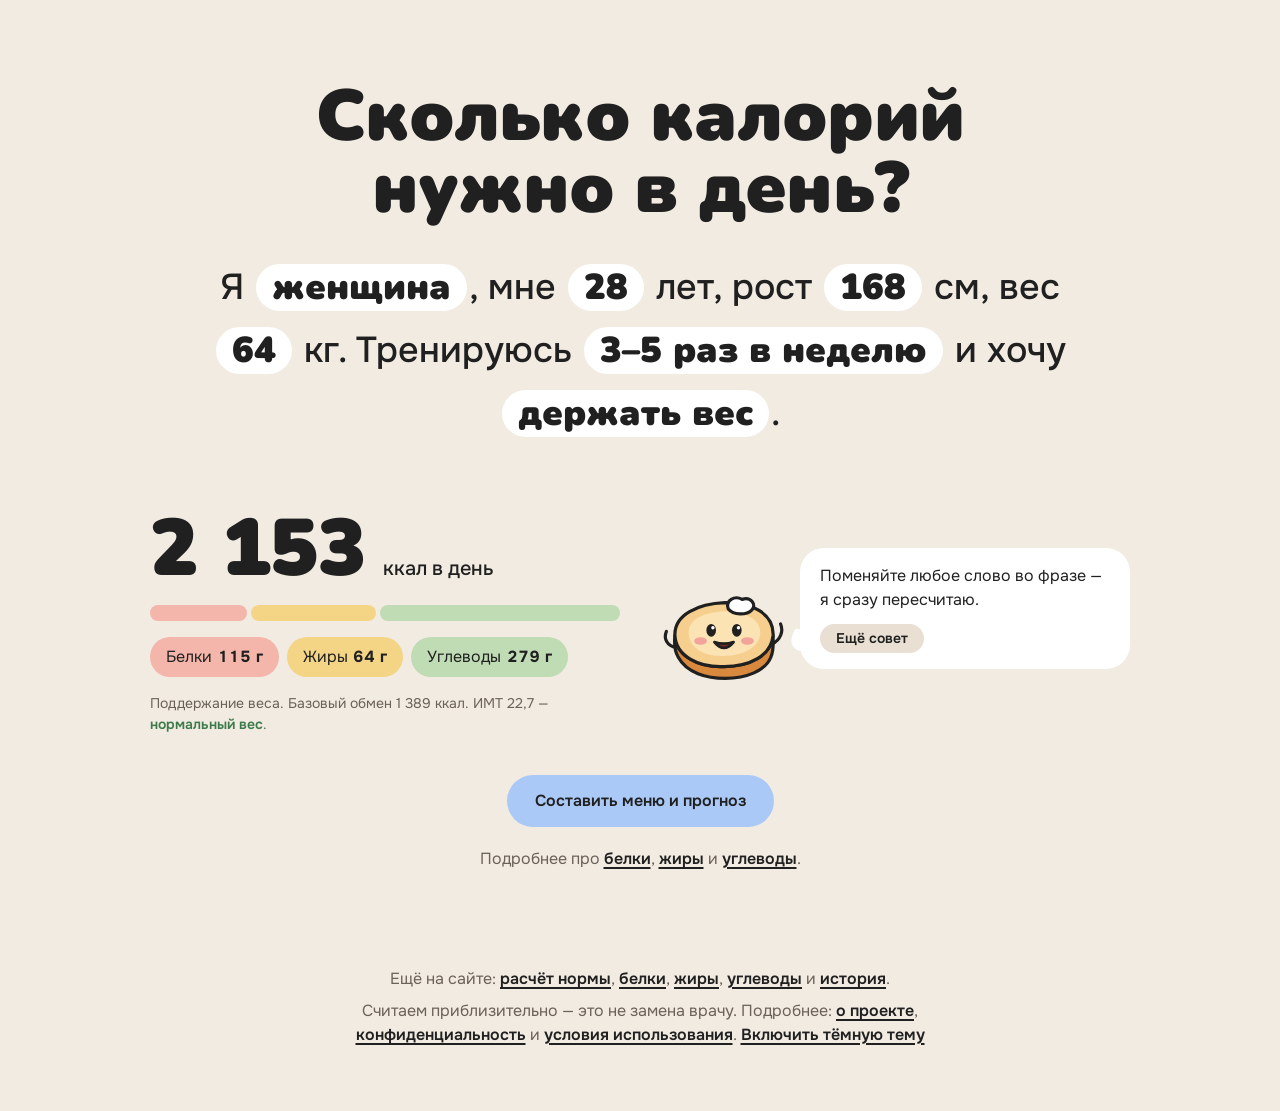
<file: index.html>
<!DOCTYPE html>
<html lang="ru">
<head>
  <meta charset="UTF-8">
  <meta name="viewport" content="width=device-width, initial-scale=1">
  <meta name="description" content="CaloTrack считает дневную норму калорий, белков, жиров и углеводов и составляет примерное меню под вашу цель.">
  <meta name="theme-color" content="#f1ebe2">
  <title>CaloTrack — норма калорий и БЖУ</title>
  <link rel="icon" type="image/png" href="favicon.png">
  <link rel="preload" href="fonts/onest-variable.woff" as="font" type="font/woff" crossorigin>
  <link rel="preload" href="fonts/nunito-black.woff" as="font" type="font/woff" crossorigin>
  <link rel="stylesheet" href="css/tokens.css">
  <link rel="stylesheet" href="css/style.css">
  <script src="js/theme-manager.js"></script>
</head>
<body>
  <main class="page" id="main">
    <h1 class="display home-title">Сколько калорий нужно в&nbsp;день?</h1>

    <form class="sentence-form" id="quick-form" action="calculator.html" method="get">
      <p class="sentence">
        Я
        <select name="gender" aria-label="Пол">
          <option value="female" selected>женщина</option>
          <option value="male">мужчина</option>
        </select>,
        мне <input name="age" type="number" min="14" max="100" step="1" inputmode="numeric" value="28" required aria-label="Возраст, лет"> лет,
        рост <input name="height" type="number" min="120" max="230" step="1" inputmode="numeric" value="168" required aria-label="Рост, см"> см,
        вес <input name="weight" type="number" min="35" max="250" step="0.1" inputmode="decimal" value="64" required aria-label="Вес, кг"> кг.
        Тренируюсь
        <select name="activity" aria-label="Активность">
          <option value="1.2">редко или никогда</option>
          <option value="1.375">1–3 раза в неделю</option>
          <option value="1.55" selected>3–5 раз в неделю</option>
          <option value="1.725">6–7 раз в неделю</option>
          <option value="1.9">дважды в день</option>
        </select>
        и хочу
        <select name="goal" aria-label="Цель">
          <option value="lose">похудеть</option>
          <option value="maintain" selected>держать вес</option>
          <option value="gain">набрать массу</option>
        </select>.
      </p>
    </form>

    <div class="home-result">
      <div id="home-summary" aria-live="polite"></div>
      <div class="mascot" id="home-mascot"></div>
    </div>

    <div class="home-actions">
      <button type="submit" form="quick-form" class="button button-primary">Составить меню и прогноз</button>
      <p class="home-links">
        Подробнее про <a href="proteins.html">белки</a>, <a href="fats.html">жиры</a> и <a href="carbs.html">углеводы</a>.
        <span id="last-calculation" hidden></span>
      </p>
    </div>
  </main>

  <footer class="site-footer">
    <p>Ещё на сайте: <a href="calculator.html">расчёт нормы</a>, <a href="proteins.html">белки</a>, <a href="fats.html">жиры</a>, <a href="carbs.html">углеводы</a> и <a href="history.html">история</a>.</p>
    <p>Считаем приблизительно — это не замена врачу. Подробнее: <a href="about.html">о проекте</a>, <a href="privacy.html">конфиденциальность</a> и <a href="terms.html">условия использования</a>. <button class="theme-toggle" type="button" hidden></button></p>
  </footer>

  <script src="js/common.js"></script>
  <script src="js/nutrition.js"></script>
  <script src="js/mascot.js"></script>
  <script src="js/home.js"></script>
</body>
</html>
</file>
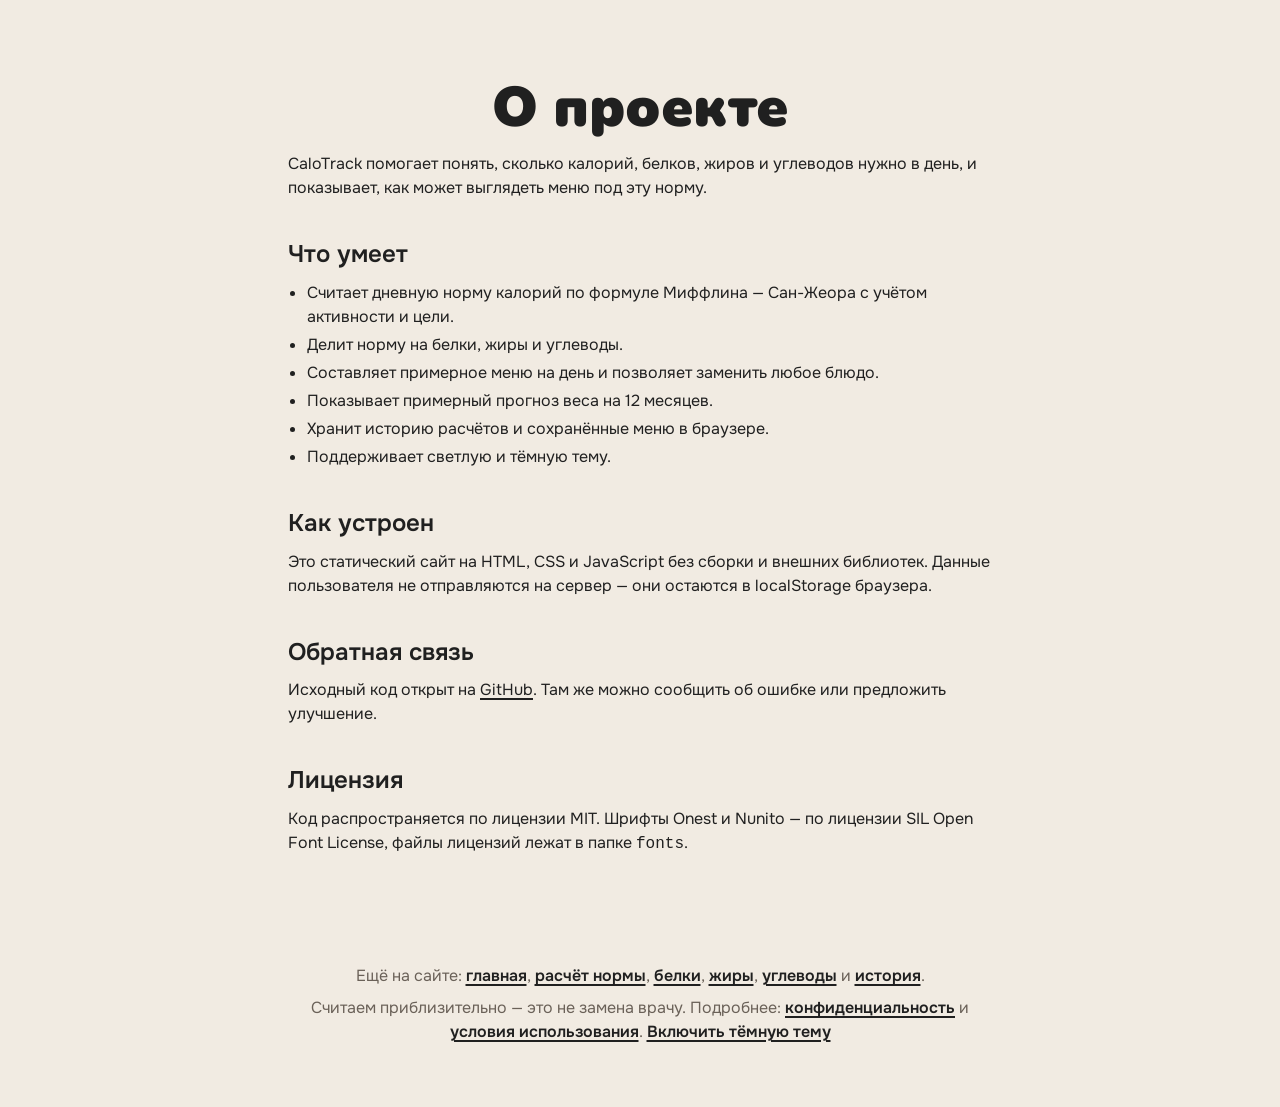
<file: about.html>
<!DOCTYPE html>
<html lang="ru">
<head>
  <meta charset="UTF-8">
  <meta name="viewport" content="width=device-width, initial-scale=1">
  <meta name="description" content="Что умеет CaloTrack и как он устроен.">
  <meta name="theme-color" content="#f1ebe2">
  <title>О проекте — CaloTrack</title>
  <link rel="icon" type="image/png" href="favicon.png">
  <link rel="preload" href="fonts/onest-variable.woff" as="font" type="font/woff" crossorigin>
  <link rel="preload" href="fonts/nunito-black.woff" as="font" type="font/woff" crossorigin>
  <link rel="stylesheet" href="css/tokens.css">
  <link rel="stylesheet" href="css/style.css">
  <script src="js/theme-manager.js"></script>
</head>
<body>
  <main class="page" id="main">
    <article class="prose">
      <h1 class="display page-title">О проекте</h1>
      <p>CaloTrack помогает понять, сколько калорий, белков, жиров и углеводов нужно в день, и показывает, как может выглядеть меню под эту норму.</p>

      <h2>Что умеет</h2>
      <ul>
        <li>Считает дневную норму калорий по формуле Миффлина — Сан-Жеора с учётом активности и цели.</li>
        <li>Делит норму на белки, жиры и углеводы.</li>
        <li>Составляет примерное меню на день и позволяет заменить любое блюдо.</li>
        <li>Показывает примерный прогноз веса на 12 месяцев.</li>
        <li>Хранит историю расчётов и сохранённые меню в браузере.</li>
        <li>Поддерживает светлую и тёмную тему.</li>
      </ul>

      <h2>Как устроен</h2>
      <p>Это статический сайт на HTML, CSS и JavaScript без сборки и внешних библиотек. Данные пользователя не отправляются на сервер — они остаются в localStorage браузера.</p>

      <h2>Обратная связь</h2>
      <p>Исходный код открыт на <a href="https://github.com/reshapiz/calotrack">GitHub</a>. Там же можно сообщить об ошибке или предложить улучшение.</p>

      <h2>Лицензия</h2>
      <p>Код распространяется по лицензии MIT. Шрифты Onest и Nunito — по лицензии SIL Open Font License, файлы лицензий лежат в папке <code>fonts</code>.</p>
    </article>
  </main>

  <footer class="site-footer">
    <p>Ещё на сайте: <a href="index.html">главная</a>, <a href="calculator.html">расчёт нормы</a>, <a href="proteins.html">белки</a>, <a href="fats.html">жиры</a>, <a href="carbs.html">углеводы</a> и <a href="history.html">история</a>.</p>
    <p>Считаем приблизительно — это не замена врачу. Подробнее: <a href="privacy.html">конфиденциальность</a> и <a href="terms.html">условия использования</a>. <button class="theme-toggle" type="button" hidden></button></p>
  </footer>


</body>
</html>
</file>
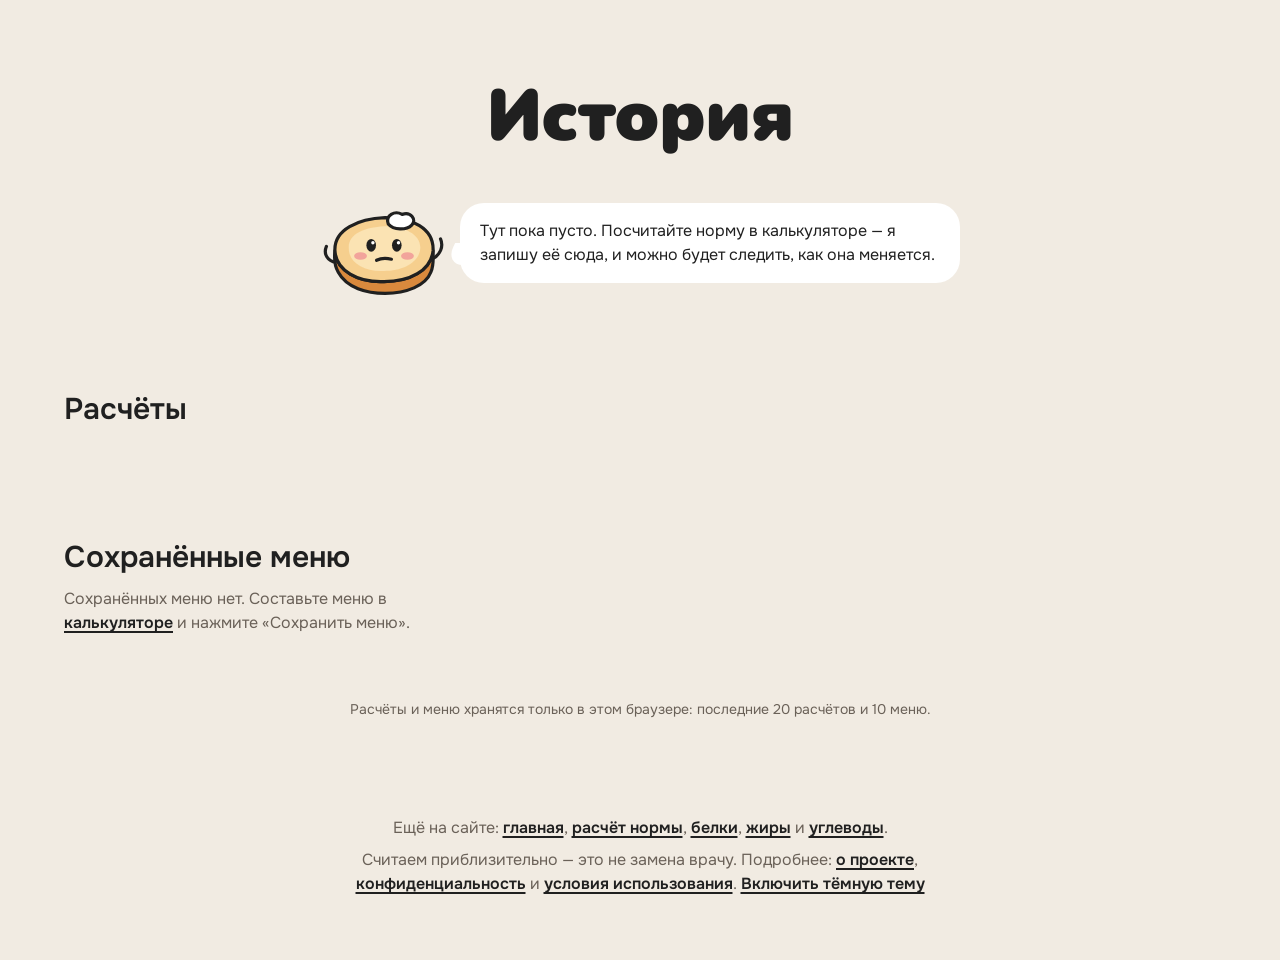
<file: history.html>
<!DOCTYPE html>
<html lang="ru">
<head>
  <meta charset="UTF-8">
  <meta name="viewport" content="width=device-width, initial-scale=1">
  <meta name="description" content="История расчётов нормы калорий и сохранённые меню.">
  <meta name="theme-color" content="#f1ebe2">
  <title>История расчётов — CaloTrack</title>
  <link rel="icon" type="image/png" href="favicon.png">
  <link rel="preload" href="fonts/onest-variable.woff" as="font" type="font/woff" crossorigin>
  <link rel="preload" href="fonts/nunito-black.woff" as="font" type="font/woff" crossorigin>
  <link rel="stylesheet" href="css/tokens.css">
  <link rel="stylesheet" href="css/style.css">
  <script src="js/theme-manager.js"></script>
</head>
<body>
  <main class="page" id="main">
    <h1 class="display page-title">История</h1>

    <div class="mascot" id="history-mascot" hidden></div>

    <section class="section" id="history-section">
      <div class="section-head">
        <h2>Расчёты</h2>
        <button type="button" class="button button-soft" id="clear-history" hidden>Очистить историю</button>
      </div>
      <p class="section-note" id="history-summary"></p>
      <ol class="history-list" id="history-list"></ol>
    </section>

    <section class="section" id="saved-section">
      <h2>Сохранённые меню</h2>
      <ul class="saved-list" id="saved-menus"></ul>
    </section>

    <p class="section-note storage-note">Расчёты и меню хранятся только в этом браузере: последние 20 расчётов и 10 меню.</p>
  </main>

  <footer class="site-footer">
    <p>Ещё на сайте: <a href="index.html">главная</a>, <a href="calculator.html">расчёт нормы</a>, <a href="proteins.html">белки</a>, <a href="fats.html">жиры</a> и <a href="carbs.html">углеводы</a>.</p>
    <p>Считаем приблизительно — это не замена врачу. Подробнее: <a href="about.html">о проекте</a>, <a href="privacy.html">конфиденциальность</a> и <a href="terms.html">условия использования</a>. <button class="theme-toggle" type="button" hidden></button></p>
  </footer>

  <script src="js/common.js"></script>
  <script src="js/nutrition.js"></script>
  <script src="js/mascot.js"></script>
  <script src="js/history.js"></script>
</body>
</html>
</file>
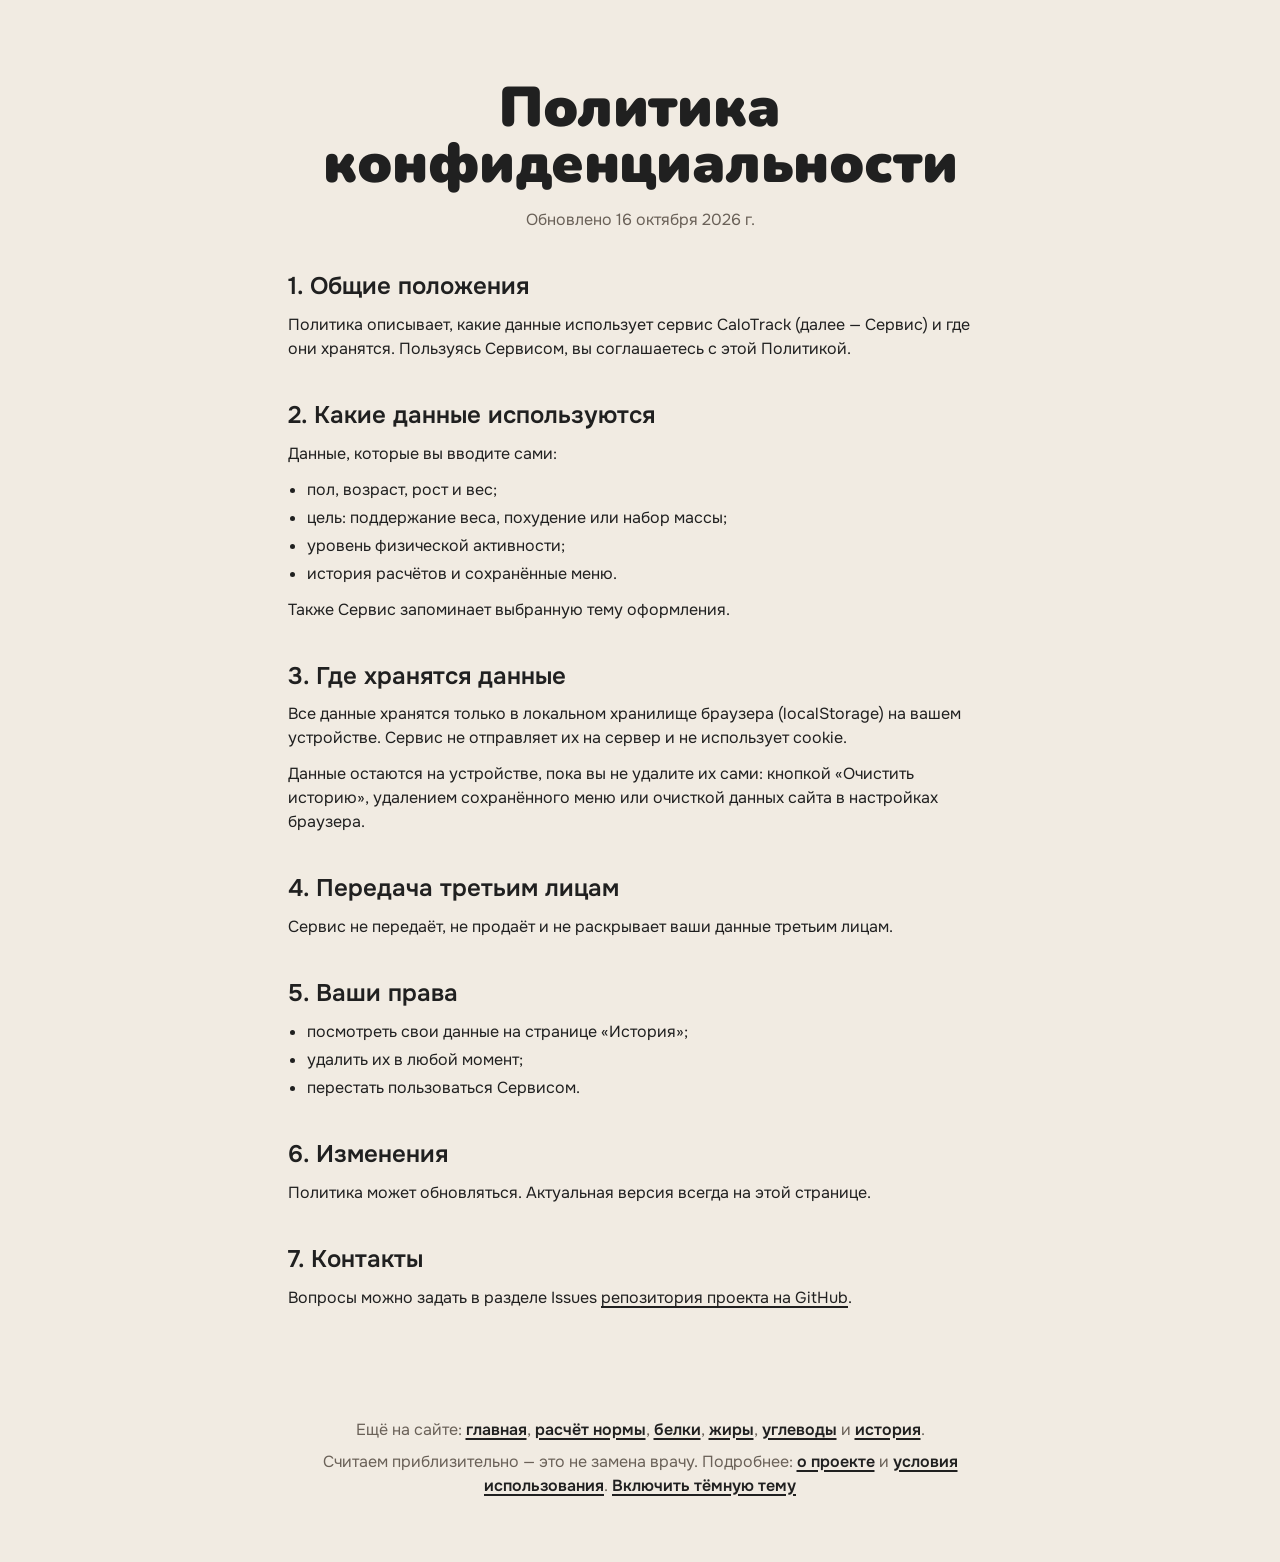
<file: privacy.html>
<!DOCTYPE html>
<html lang="ru">
<head>
  <meta charset="UTF-8">
  <meta name="viewport" content="width=device-width, initial-scale=1">
  <meta name="description" content="Какие данные использует CaloTrack и где они хранятся.">
  <meta name="theme-color" content="#f1ebe2">
  <title>Политика конфиденциальности — CaloTrack</title>
  <link rel="icon" type="image/png" href="favicon.png">
  <link rel="preload" href="fonts/onest-variable.woff" as="font" type="font/woff" crossorigin>
  <link rel="preload" href="fonts/nunito-black.woff" as="font" type="font/woff" crossorigin>
  <link rel="stylesheet" href="css/tokens.css">
  <link rel="stylesheet" href="css/style.css">
  <script src="js/theme-manager.js"></script>
</head>
<body>
  <main class="page" id="main">
    <article class="prose">
      <h1 class="display page-title">Политика конфиденциальности</h1>
      <p class="updated">Обновлено 16 октября 2026 г.</p>

      <h2>1. Общие положения</h2>
      <p>Политика описывает, какие данные использует сервис CaloTrack (далее — Сервис) и где они хранятся. Пользуясь Сервисом, вы соглашаетесь с этой Политикой.</p>

      <h2>2. Какие данные используются</h2>
      <p>Данные, которые вы вводите сами:</p>
      <ul>
        <li>пол, возраст, рост и вес;</li>
        <li>цель: поддержание веса, похудение или набор массы;</li>
        <li>уровень физической активности;</li>
        <li>история расчётов и сохранённые меню.</li>
      </ul>
      <p>Также Сервис запоминает выбранную тему оформления.</p>

      <h2>3. Где хранятся данные</h2>
      <p>Все данные хранятся только в локальном хранилище браузера (localStorage) на вашем устройстве. Сервис не отправляет их на сервер и не использует cookie.</p>
      <p>Данные остаются на устройстве, пока вы не удалите их сами: кнопкой «Очистить историю», удалением сохранённого меню или очисткой данных сайта в настройках браузера.</p>

      <h2>4. Передача третьим лицам</h2>
      <p>Сервис не передаёт, не продаёт и не раскрывает ваши данные третьим лицам.</p>

      <h2>5. Ваши права</h2>
      <ul>
        <li>посмотреть свои данные на странице «История»;</li>
        <li>удалить их в любой момент;</li>
        <li>перестать пользоваться Сервисом.</li>
      </ul>

      <h2>6. Изменения</h2>
      <p>Политика может обновляться. Актуальная версия всегда на этой странице.</p>

      <h2>7. Контакты</h2>
      <p>Вопросы можно задать в разделе Issues <a href="https://github.com/reshapiz/calotrack/issues">репозитория проекта на GitHub</a>.</p>
    </article>
  </main>

  <footer class="site-footer">
    <p>Ещё на сайте: <a href="index.html">главная</a>, <a href="calculator.html">расчёт нормы</a>, <a href="proteins.html">белки</a>, <a href="fats.html">жиры</a>, <a href="carbs.html">углеводы</a> и <a href="history.html">история</a>.</p>
    <p>Считаем приблизительно — это не замена врачу. Подробнее: <a href="about.html">о проекте</a> и <a href="terms.html">условия использования</a>. <button class="theme-toggle" type="button" hidden></button></p>
  </footer>


</body>
</html>
</file>
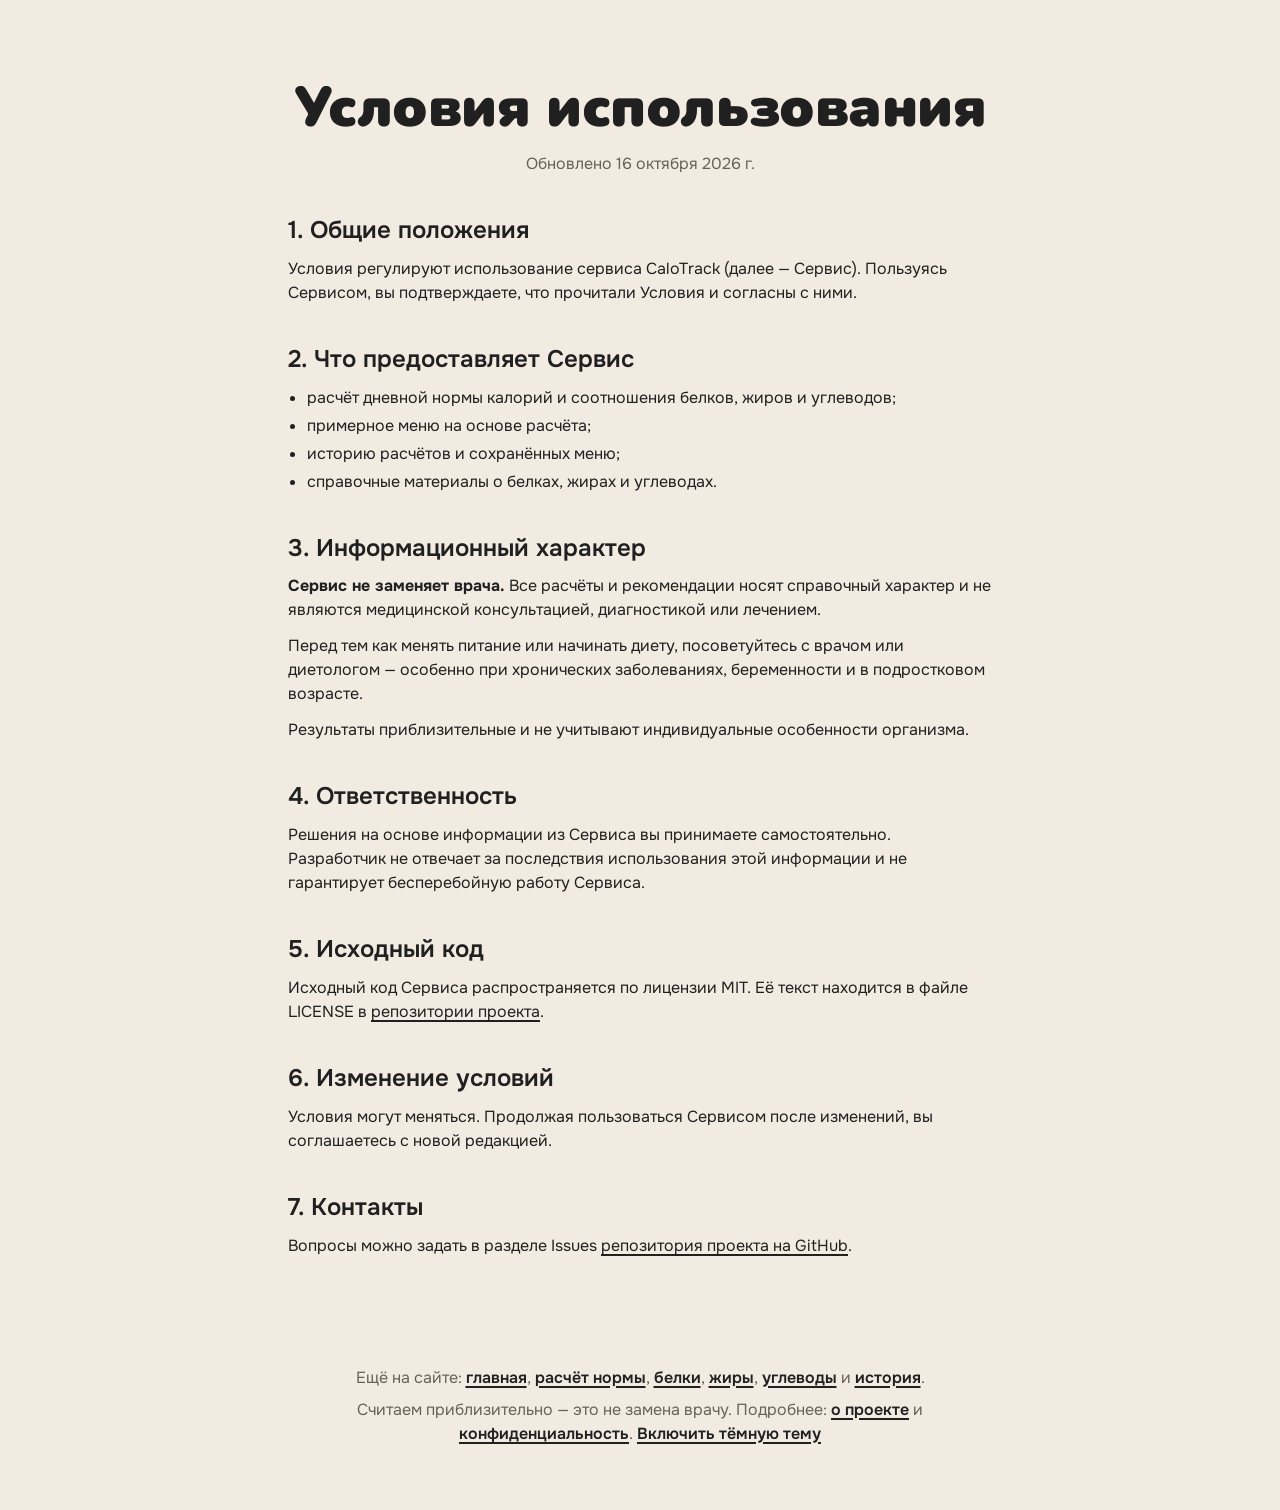
<file: terms.html>
<!DOCTYPE html>
<html lang="ru">
<head>
  <meta charset="UTF-8">
  <meta name="viewport" content="width=device-width, initial-scale=1">
  <meta name="description" content="Условия использования сервиса CaloTrack.">
  <meta name="theme-color" content="#f1ebe2">
  <title>Условия использования — CaloTrack</title>
  <link rel="icon" type="image/png" href="favicon.png">
  <link rel="preload" href="fonts/onest-variable.woff" as="font" type="font/woff" crossorigin>
  <link rel="preload" href="fonts/nunito-black.woff" as="font" type="font/woff" crossorigin>
  <link rel="stylesheet" href="css/tokens.css">
  <link rel="stylesheet" href="css/style.css">
  <script src="js/theme-manager.js"></script>
</head>
<body>
  <main class="page" id="main">
    <article class="prose">
      <h1 class="display page-title">Условия использования</h1>
      <p class="updated">Обновлено 16 октября 2026 г.</p>

      <h2>1. Общие положения</h2>
      <p>Условия регулируют использование сервиса CaloTrack (далее — Сервис). Пользуясь Сервисом, вы подтверждаете, что прочитали Условия и согласны с ними.</p>

      <h2>2. Что предоставляет Сервис</h2>
      <ul>
        <li>расчёт дневной нормы калорий и соотношения белков, жиров и углеводов;</li>
        <li>примерное меню на основе расчёта;</li>
        <li>историю расчётов и сохранённых меню;</li>
        <li>справочные материалы о белках, жирах и углеводах.</li>
      </ul>

      <h2>3. Информационный характер</h2>
      <p><strong>Сервис не заменяет врача.</strong> Все расчёты и рекомендации носят справочный характер и не являются медицинской консультацией, диагностикой или лечением.</p>
      <p>Перед тем как менять питание или начинать диету, посоветуйтесь с врачом или диетологом — особенно при хронических заболеваниях, беременности и в подростковом возрасте.</p>
      <p>Результаты приблизительные и не учитывают индивидуальные особенности организма.</p>

      <h2>4. Ответственность</h2>
      <p>Решения на основе информации из Сервиса вы принимаете самостоятельно. Разработчик не отвечает за последствия использования этой информации и не гарантирует бесперебойную работу Сервиса.</p>

      <h2>5. Исходный код</h2>
      <p>Исходный код Сервиса распространяется по лицензии MIT. Её текст находится в файле LICENSE в <a href="https://github.com/reshapiz/calotrack">репозитории проекта</a>.</p>

      <h2>6. Изменение условий</h2>
      <p>Условия могут меняться. Продолжая пользоваться Сервисом после изменений, вы соглашаетесь с новой редакцией.</p>

      <h2>7. Контакты</h2>
      <p>Вопросы можно задать в разделе Issues <a href="https://github.com/reshapiz/calotrack/issues">репозитория проекта на GitHub</a>.</p>
    </article>
  </main>

  <footer class="site-footer">
    <p>Ещё на сайте: <a href="index.html">главная</a>, <a href="calculator.html">расчёт нормы</a>, <a href="proteins.html">белки</a>, <a href="fats.html">жиры</a>, <a href="carbs.html">углеводы</a> и <a href="history.html">история</a>.</p>
    <p>Считаем приблизительно — это не замена врачу. Подробнее: <a href="about.html">о проекте</a> и <a href="privacy.html">конфиденциальность</a>. <button class="theme-toggle" type="button" hidden></button></p>
  </footer>


</body>
</html>
</file>
<file: css/tokens.css>
@font-face {
  font-family: 'Onest';
  src: url('../fonts/onest-variable.woff') format('woff');
  font-weight: 100 900;
  font-display: swap;
}

@font-face {
  font-family: 'Nunito';
  src: url('../fonts/nunito-black.woff') format('woff');
  font-weight: 900;
  font-display: swap;
}

:root {
  --paper: #f1ebe2;
  --oat: #e9dfd2;
  --oat-deep: #ddd0be;
  --card: #ffffff;
  --ink: #202020;
  --ink-soft: #6a6158;
  --on-ink: #ffffff;
  --on-pastel: #202020;

  --blue: #aac9f7;
  --blue-strong: #72a4f2;

  --protein: #f4b6aa;
  --fat: #f4d585;
  --carbs: #bfdcb4;

  --success: #3d7a4a;
  --warning: #8a5a00;
  --danger: #b23b2a;
  --danger-wash: #f8ddd7;

  --font-display: 'Nunito', 'Arial Rounded MT Bold', sans-serif;
  --font-body: 'Onest', system-ui, -apple-system, 'Segoe UI', sans-serif;

  --text-caption: 0.875rem;
  --text-body: 1rem;
  --text-subheading: 1.25rem;
  --text-heading-sm: 1.5rem;
  --text-heading: 1.875rem;
  --text-display: clamp(2.75rem, 1.6rem + 4.2vw, 4.5rem);
  --text-number: clamp(3.5rem, 2.4rem + 4vw, 5rem);

  --space-4: 4px;
  --space-8: 8px;
  --space-12: 12px;
  --space-16: 16px;
  --space-20: 20px;
  --space-24: 24px;
  --space-28: 28px;
  --space-32: 32px;
  --space-40: 40px;
  --space-64: 64px;
  --space-80: 80px;
  --space-96: 96px;

  --radius-pill: 9999px;
  --radius-card: 40px;
  --radius-feature: 24px;
  --radius-small: 16px;

  --page-max-width: 1200px;
}

:root[data-theme='dark'] {
  --paper: #1d1916;
  --oat: #2b2520;
  --oat-deep: #3a322b;
  --card: #26211d;
  --ink: #f2ebe2;
  --ink-soft: #b8ab9d;
  --on-ink: #202020;

  --protein: #e9a094;
  --fat: #e6c268;
  --carbs: #a6c99a;

  --success: #8fd19e;
  --warning: #f0c35c;
  --danger: #ff9b8a;
  --danger-wash: #4a2a24;
}
</file>
<file: css/style.css>
*,
*::before,
*::after {
  box-sizing: border-box;
}

html {
  -webkit-text-size-adjust: 100%;
  color-scheme: light;
}

:root[data-theme='dark'] {
  color-scheme: dark;
}

body {
  margin: 0;
  min-height: 100vh;
  display: flex;
  flex-direction: column;
  background: var(--paper);
  color: var(--ink);
  font-family: var(--font-body);
  font-size: var(--text-body);
  line-height: 1.5;
}

body,
h1,
h2,
h3,
p,
ul,
ol,
dl,
dd,
fieldset {
  margin: 0;
}

ul,
ol,
fieldset {
  padding: 0;
}

fieldset {
  border: 0;
  min-width: 0;
}

h2 {
  font-size: var(--text-heading);
  font-weight: 600;
  line-height: 1.2;
}

h3 {
  font-size: var(--text-subheading);
  font-weight: 600;
  line-height: 1.4;
}

a {
  color: inherit;
  text-underline-offset: 0.2em;
  text-decoration-thickness: 2px;
}

img,
svg {
  display: block;
  max-width: 100%;
}

button,
input,
select {
  font: inherit;
  color: inherit;
}

button,
summary {
  cursor: pointer;
}

:focus-visible {
  outline: 3px solid var(--blue-strong);
  outline-offset: 3px;
}

[hidden] {
  display: none !important;
}

.display {
  font-family: var(--font-display);
  font-weight: 900;
  font-size: var(--text-display);
  line-height: 1;
  letter-spacing: -0.01em;
  overflow-wrap: break-word;
}

.section-note {
  color: var(--ink-soft);
}

.page {
  flex: 1;
  width: 100%;
  max-width: var(--page-max-width);
  margin: 0 auto;
  padding: var(--space-80) var(--space-24) var(--space-96);
}

.site-footer {
  width: 100%;
  max-width: 720px;
  margin: 0 auto;
  padding: 0 var(--space-24) var(--space-64);
  display: grid;
  gap: var(--space-8);
  color: var(--ink-soft);
  text-align: center;
}

.site-footer a,
.theme-toggle {
  color: var(--ink);
  font-weight: 600;
}

.theme-toggle {
  padding: 0;
  border: 0;
  background: none;
  text-decoration: underline;
  text-decoration-thickness: 2px;
  text-underline-offset: 0.2em;
}

.theme-toggle:hover,
.site-footer a:hover {
  color: var(--ink-soft);
}

.page-title {
  margin-bottom: var(--space-40);
  text-align: center;
}

.section {
  margin-top: var(--space-80);
}

.section > h2 {
  margin-bottom: var(--space-12);
}

.section > h2 + .section-note {
  margin-top: calc(var(--space-12) * -0.5);
  margin-bottom: var(--space-24);
}

.section-head {
  display: flex;
  flex-wrap: wrap;
  align-items: center;
  justify-content: space-between;
  gap: var(--space-12) var(--space-24);
  margin-bottom: var(--space-12);
}

.button {
  display: inline-flex;
  align-items: center;
  justify-content: center;
  gap: var(--space-8);
  min-height: 52px;
  padding: 0 var(--space-28);
  border: 0;
  border-radius: var(--radius-pill);
  font-weight: 600;
  text-decoration: none;
  text-align: center;
  transition: background-color 0.15s ease, transform 0.15s ease;
}

.button:active {
  transform: scale(0.97);
}

.button-primary {
  background: var(--blue);
  color: #202020;
}

.button-primary:hover {
  background: var(--blue-strong);
}

.button-dark {
  background: var(--ink);
  color: var(--on-ink);
}

.button-dark:hover {
  background: var(--ink-soft);
}

.button-soft {
  background: var(--oat);
  color: var(--ink);
}

.button-soft:hover {
  background: var(--oat-deep);
}

.macro--protein {
  --macro: var(--protein);
}

.macro--fat {
  --macro: var(--fat);
}

.macro--carbs {
  --macro: var(--carbs);
}

.macro-bar {
  display: flex;
  gap: var(--space-4);
  height: 16px;
}

.macro-bar span {
  min-width: 16px;
  border-radius: var(--radius-pill);
  background: var(--macro);
  transition: flex-grow 0.6s cubic-bezier(0.2, 0.7, 0.2, 1);
}

.macro-bar.is-empty span {
  flex: 1;
  background: var(--oat-deep);
}

.macro-pills {
  list-style: none;
  display: flex;
  flex-wrap: wrap;
  gap: var(--space-8);
}

.macro-pill {
  display: inline-flex;
  align-items: baseline;
  gap: 0.35em;
  padding: var(--space-8) var(--space-16);
  border-radius: var(--radius-pill);
  background: var(--macro);
  color: var(--on-pastel);
  white-space: nowrap;
}

.macro-pill strong {
  font-weight: 700;
  font-variant-numeric: tabular-nums;
}

.macro-pills-small .macro-pill {
  padding: var(--space-4) var(--space-12);
  font-size: var(--text-caption);
}

.norm-summary {
  display: grid;
  gap: var(--space-16);
}

.norm-kcal {
  font-size: var(--text-subheading);
  font-weight: 500;
}

.norm-kcal span {
  display: inline-block;
  margin-right: 0.15em;
  font-family: var(--font-display);
  font-weight: 900;
  font-size: var(--text-number);
  line-height: 1;
  font-variant-numeric: tabular-nums;
}

.norm-summary.is-empty .norm-kcal span {
  color: var(--oat-deep);
}

.norm-meta {
  font-size: var(--text-caption);
  color: var(--ink-soft);
}

.status-good {
  color: var(--success);
  font-weight: 600;
}

.status-warn {
  color: var(--warning);
  font-weight: 600;
}

.status-bad {
  color: var(--danger);
  font-weight: 600;
}

.is-revealed .norm-kcal span {
  animation: pop-in 0.45s cubic-bezier(0.3, 1.4, 0.5, 1) both;
}

@keyframes pop-in {
  from {
    opacity: 0;
    transform: scale(0.85);
  }
}

.mascot {
  display: flex;
  align-items: flex-end;
  gap: var(--space-12);
}

.mascot-figure {
  flex: none;
  width: 128px;
}

.mascot-figure.is-bouncing {
  animation: mascot-bounce 0.5s cubic-bezier(0.3, 1.5, 0.5, 1);
}

@keyframes mascot-bounce {
  40% {
    transform: translateY(-10px) rotate(-4deg);
  }
}

.mascot-svg .mascot-top {
  fill: #f6cf8e;
  stroke: #202020;
  stroke-width: 3;
  stroke-linejoin: round;
}

.mascot-svg .mascot-side {
  fill: #d9893d;
  stroke: #202020;
  stroke-width: 3;
  stroke-linejoin: round;
}

.mascot-svg .mascot-crust {
  fill: #fbe3b3;
}

.mascot-svg .mascot-cream {
  fill: #ffffff;
  stroke: #202020;
  stroke-width: 3;
  stroke-linejoin: round;
}

.mascot-svg .mascot-line {
  fill: none;
  stroke: #202020;
  stroke-width: 3;
  stroke-linecap: round;
}

.mascot-svg .mascot-eye {
  fill: #202020;
}

.mascot-svg .mascot-glint {
  fill: #ffffff;
}

.mascot-svg .mascot-blush {
  fill: #f2a49b;
}

.mascot-svg .mascot-mouth {
  fill: #7a2e22;
  stroke: #202020;
  stroke-width: 2.5;
  stroke-linejoin: round;
}

.mascot-svg .mascot-wave {
  transform-origin: 105px 63px;
  animation: mascot-wave 1.2s ease-in-out 0.4s 2;
}

@keyframes mascot-wave {
  50% {
    transform: rotate(-18deg);
  }
}

.mascot-bubble {
  position: relative;
  flex: 1;
  display: grid;
  justify-items: start;
  gap: var(--space-12);
  margin-bottom: var(--space-28);
  padding: var(--space-16) var(--space-20);
  border-radius: var(--radius-feature);
  background: var(--card);
}

.mascot-bubble::before {
  content: '';
  position: absolute;
  left: -10px;
  bottom: 18px;
  width: 22px;
  height: 22px;
  border-radius: 0 0 0 18px;
  background: inherit;
  transform: skewX(-25deg);
}

.mascot-text {
  position: relative;
  max-width: 34em;
}

.mascot-next {
  position: relative;
  padding: var(--space-4) var(--space-16);
  border: 0;
  border-radius: var(--radius-pill);
  background: var(--oat);
  font-size: var(--text-caption);
  font-weight: 600;
}

.mascot-next:hover {
  background: var(--oat-deep);
}

.home-title {
  max-width: 17ch;
  margin: 0 auto var(--space-32);
  text-align: center;
}

.sentence-form {
  max-width: 920px;
  margin: 0 auto;
}

.sentence {
  font-size: clamp(1.5rem, 1.05rem + 1.8vw, 2.25rem);
  font-weight: 500;
  line-height: 1.75;
  text-align: center;
}

.sentence input,
.sentence select {
  field-sizing: content;
  min-width: 2ch;
  margin: 0 0.05em;
  padding: 0.05em 0.45em;
  border: 0;
  border-radius: var(--radius-pill);
  background: var(--card);
  font-family: var(--font-display);
  font-weight: 900;
  line-height: 1.2;
  text-align: center;
  font-variant-numeric: tabular-nums;
  -moz-appearance: textfield;
  appearance: none;
  -webkit-appearance: none;
}

.sentence select {
  cursor: pointer;
}

.sentence input:hover,
.sentence select:hover {
  background: var(--oat);
}

.sentence input::-webkit-outer-spin-button,
.sentence input::-webkit-inner-spin-button {
  -webkit-appearance: none;
  margin: 0;
}

.sentence input:invalid {
  background: var(--danger-wash);
  color: var(--danger);
}

.sentence option {
  font-family: var(--font-body);
  font-size: var(--text-body);
  font-weight: 400;
}

@supports not (field-sizing: content) {
  .sentence input {
    width: 2.6ch;
  }

  .sentence input[name='height'],
  .sentence input[name='weight'] {
    width: 3.6ch;
  }
}

.home-result {
  display: grid;
  grid-template-columns: minmax(0, 1fr) minmax(0, 1fr);
  align-items: center;
  gap: var(--space-40);
  max-width: 980px;
  margin: var(--space-64) auto 0;
}

.home-actions {
  display: grid;
  justify-items: center;
  gap: var(--space-20);
  margin-top: var(--space-40);
  text-align: center;
}

.home-links {
  color: var(--ink-soft);
}

.home-links a {
  color: var(--ink);
  font-weight: 600;
}

.calculator {
  display: grid;
  grid-template-columns: minmax(0, 1fr) minmax(340px, 440px);
  align-items: start;
  gap: var(--space-64);
}

.calc-form {
  display: grid;
  gap: var(--space-32);
}

.calc-form > .button {
  justify-self: start;
  min-width: 220px;
}

.field legend,
.field-label {
  display: block;
  margin-bottom: var(--space-12);
  padding: 0;
  font-weight: 600;
}

.field-hint {
  margin-top: var(--space-12);
  font-size: var(--text-caption);
  color: var(--ink-soft);
}

.choice-pills {
  display: flex;
  flex-wrap: wrap;
  gap: var(--space-8);
}

.choice-pills label {
  position: relative;
}

.choice-pills input {
  position: absolute;
  opacity: 0;
  pointer-events: none;
}

.choice-pills span {
  display: inline-flex;
  align-items: center;
  min-height: 48px;
  padding: 0 var(--space-24);
  border-radius: var(--radius-pill);
  background: var(--card);
  font-weight: 500;
  cursor: pointer;
  transition: background-color 0.15s ease;
}

.choice-pills span:hover {
  background: var(--oat);
}

.choice-pills input:checked + span {
  background: var(--ink);
  color: var(--on-ink);
}

.choice-pills input:focus-visible + span {
  outline: 3px solid var(--blue-strong);
  outline-offset: 3px;
}

.measurements {
  display: grid;
  grid-template-columns: repeat(3, minmax(0, 1fr));
  gap: var(--space-16);
}

.capsule {
  display: flex;
  align-items: center;
  gap: var(--space-8);
  min-height: 60px;
  padding: 0 var(--space-24);
  border-radius: var(--radius-pill);
  background: var(--card);
}

.capsule:focus-within {
  outline: 3px solid var(--blue-strong);
  outline-offset: 3px;
}

.capsule:has(input:user-invalid) {
  background: var(--danger-wash);
  color: var(--danger);
}

.capsule input {
  width: 100%;
  min-width: 0;
  padding: 0;
  border: 0;
  outline: none;
  background: transparent;
  font-family: var(--font-display);
  font-weight: 900;
  font-size: var(--text-heading-sm);
  font-variant-numeric: tabular-nums;
  -moz-appearance: textfield;
  appearance: textfield;
}

.capsule input::-webkit-outer-spin-button,
.capsule input::-webkit-inner-spin-button {
  -webkit-appearance: none;
  margin: 0;
}

.capsule input::placeholder {
  color: var(--oat-deep);
}

.capsule span {
  color: var(--ink-soft);
}

.calc-result {
  position: sticky;
  top: var(--space-24);
  display: grid;
  gap: var(--space-24);
}

.calc-result .mascot-bubble {
  margin-bottom: var(--space-20);
}

.result-actions {
  display: grid;
  gap: var(--space-8);
}

.breakdown {
  display: grid;
  gap: var(--space-20);
  max-width: 820px;
  font-variant-numeric: tabular-nums;
}

.breakdown div {
  display: grid;
  grid-template-columns: minmax(9em, 15em) minmax(0, 1fr) auto;
  align-items: baseline;
  gap: var(--space-4) var(--space-24);
}

.breakdown dt {
  font-weight: 600;
}

.breakdown dd {
  display: contents;
}

.breakdown-formula {
  color: var(--ink-soft);
}

.breakdown strong {
  font-family: var(--font-display);
  font-weight: 900;
  font-size: var(--text-heading-sm);
  white-space: nowrap;
  text-align: right;
}

.breakdown-note {
  max-width: 820px;
  margin-top: var(--space-16);
  color: var(--ink-soft);
}

.weight-chart svg {
  width: 100%;
  height: auto;
  overflow: visible;
  font-family: var(--font-body);
}

.weight-chart .grid-line {
  stroke: var(--oat-deep);
  stroke-width: 1.5;
  stroke-dasharray: 2 6;
  stroke-linecap: round;
}

.weight-chart .axis-text {
  fill: var(--ink-soft);
  font-size: 13px;
}

.weight-chart .trend {
  fill: none;
  stroke: var(--ink);
  stroke-width: 4;
  stroke-linejoin: round;
  stroke-linecap: round;
}

.weight-chart .trend-area {
  fill: var(--oat);
}

.weight-chart .point {
  fill: var(--card);
  stroke: var(--ink);
  stroke-width: 3;
}

.weight-chart .point-label {
  fill: var(--ink);
  font-size: 15px;
  font-weight: 700;
}

.macro-head {
  display: grid;
  justify-items: center;
  gap: var(--space-16);
  margin-bottom: var(--space-40);
  text-align: center;
}

.macro-energy {
  font-weight: 600;
}

.macro-intro {
  display: grid;
  grid-template-columns: minmax(0, 1fr) minmax(0, 1fr);
  align-items: center;
  gap: var(--space-40);
  max-width: 1040px;
  margin: 0 auto;
}

.macro-lead {
  font-size: var(--text-subheading);
  line-height: 1.5;
}

.norm-list {
  display: grid;
  gap: var(--space-12);
  max-width: 720px;
}

.norm-list div {
  display: grid;
  grid-template-columns: minmax(8em, 12em) minmax(0, 1fr);
  align-items: center;
  gap: var(--space-16);
}

.norm-list dt {
  font-weight: 600;
}

.norm-list dd {
  display: flex;
  flex-wrap: wrap;
  align-items: center;
  gap: var(--space-4) var(--space-12);
  color: var(--ink-soft);
}

.norm-list .macro-pill {
  font-weight: 700;
}

.product-chart {
  list-style: none;
  display: grid;
  gap: var(--space-12);
}

.product-chart li {
  display: grid;
  grid-template-columns: 56px minmax(8em, 13em) minmax(0, 1fr);
  align-items: center;
  gap: var(--space-8) var(--space-20);
}

.product-chart img {
  width: 56px;
  height: 56px;
  object-fit: contain;
}

.product-name {
  display: grid;
  line-height: 1.3;
  font-weight: 600;
}

.product-name small {
  font-weight: 400;
  font-size: var(--text-caption);
  color: var(--ink-soft);
}

.product-bar {
  display: flex;
  align-items: center;
  gap: var(--space-12);
  min-width: 0;
}

.product-bar span:first-child {
  height: 28px;
  width: calc(var(--value) / var(--max) * 100%);
  min-width: 28px;
  border-radius: var(--radius-pill);
  background: var(--macro);
}

.product-bar strong {
  flex: none;
  font-family: var(--font-display);
  font-weight: 900;
  font-size: var(--text-subheading);
  white-space: nowrap;
}

.split-bar {
  display: flex;
  gap: var(--space-8);
  margin-bottom: var(--space-12);
}

.split-bar span {
  display: flex;
  align-items: center;
  min-height: 48px;
  padding: 0 var(--space-20);
  border-radius: var(--radius-pill);
  font-weight: 600;
  white-space: nowrap;
  overflow: hidden;
}

.split-bar .split-main {
  flex: 80;
  background: var(--macro);
  color: var(--on-pastel);
}

.split-bar .split-rest {
  flex: 20;
  background: var(--oat);
}

#history-mascot {
  max-width: 640px;
  margin: 0 auto;
}

.history-list {
  list-style: none;
  display: grid;
  gap: var(--space-32);
  margin-top: var(--space-32);
}

.history-entry {
  display: grid;
  grid-template-columns: minmax(11em, 1fr) auto minmax(0, 1.6fr);
  align-items: center;
  gap: var(--space-12) var(--space-32);
}

.history-date {
  display: grid;
  font-weight: 600;
}

.history-date small {
  font-weight: 400;
  font-size: var(--text-caption);
  color: var(--ink-soft);
}

.history-kcal {
  font-family: var(--font-display);
  font-weight: 900;
  font-size: var(--text-heading);
  line-height: 1;
  white-space: nowrap;
}

.history-kcal small {
  font-family: var(--font-body);
  font-weight: 500;
  font-size: var(--text-body);
}

.saved-list {
  list-style: none;
  display: grid;
  grid-template-columns: repeat(auto-fill, minmax(260px, 1fr));
  gap: var(--space-40);
}

.saved-menu {
  display: grid;
  align-content: start;
  gap: var(--space-16);
}

.saved-menu-head {
  display: flex;
  flex-wrap: wrap;
  justify-content: space-between;
  align-items: baseline;
  gap: var(--space-8);
}

.saved-menu-kcal {
  font-family: var(--font-display);
  font-weight: 900;
  font-size: var(--text-heading-sm);
  white-space: nowrap;
}

.saved-menu-date {
  font-size: var(--text-caption);
  color: var(--ink-soft);
}

.saved-menu-meals {
  list-style: none;
  font-size: var(--text-caption);
  color: var(--ink-soft);
}

.saved-menu-actions {
  display: flex;
  flex-wrap: wrap;
  gap: var(--space-8);
}

.saved-menu-actions .button {
  min-height: 44px;
  padding: 0 var(--space-20);
}

.empty-state {
  color: var(--ink-soft);
}

.empty-state a {
  color: var(--ink);
  font-weight: 600;
}

.storage-note {
  margin-top: var(--space-64);
  text-align: center;
  font-size: var(--text-caption);
}

.prose {
  max-width: 44em;
  margin: 0 auto;
}

.prose .page-title {
  margin-bottom: var(--space-16);
  font-size: clamp(2.25rem, 1.5rem + 3vw, 3.5rem);
}

.prose .updated {
  margin-bottom: var(--space-32);
  text-align: center;
  color: var(--ink-soft);
}

.prose h2 {
  margin: var(--space-40) 0 var(--space-12);
  font-size: var(--text-heading-sm);
}

.prose p,
.prose ul {
  margin-bottom: var(--space-12);
}

.prose ul {
  padding-left: 1.2em;
}

.prose li {
  margin-bottom: var(--space-4);
}

.toast-region {
  position: fixed;
  left: 50%;
  bottom: var(--space-24);
  z-index: 200;
  display: grid;
  gap: var(--space-8);
  width: max-content;
  max-width: calc(100vw - 32px);
  transform: translateX(-50%);
  pointer-events: none;
}

.toast {
  padding: var(--space-12) var(--space-24);
  border-radius: var(--radius-pill);
  background: var(--ink);
  color: var(--on-ink);
  font-weight: 600;
  text-align: center;
  opacity: 0;
  transform: translateY(8px);
  transition: opacity 0.2s ease, transform 0.2s ease;
}

.toast.is-visible {
  opacity: 1;
  transform: none;
}

.toast-error {
  background: var(--danger);
  color: #ffffff;
}

@media (max-width: 1000px) {
  .calculator,
  .home-result,
  .macro-intro {
    grid-template-columns: minmax(0, 1fr);
  }

  .home-result {
    gap: var(--space-24);
    max-width: 560px;
  }

  .calc-result {
    position: static;
  }
}

@media (max-width: 760px) {
  .page {
    padding: var(--space-64) var(--space-16) var(--space-64);
  }

  .site-footer {
    padding: 0 var(--space-16) var(--space-40);
  }

  .section {
    margin-top: var(--space-64);
  }

  h2 {
    font-size: var(--text-heading-sm);
  }

  .measurements {
    grid-template-columns: minmax(0, 1fr);
  }

  .calc-form > .button {
    justify-self: stretch;
  }

  .breakdown div {
    grid-template-columns: minmax(0, 1fr) auto;
  }

  .breakdown-formula {
    grid-column: 1 / -1;
    grid-row: 2;
    font-size: var(--text-caption);
  }

  .norm-list div {
    grid-template-columns: minmax(0, 1fr);
    gap: var(--space-4);
  }

  .product-chart li {
    grid-template-columns: 44px minmax(0, 1fr);
  }

  .product-chart img {
    width: 44px;
    height: 44px;
    grid-row: span 2;
  }

  .history-entry {
    grid-template-columns: minmax(0, 1fr) auto;
  }

  .history-macros {
    grid-column: 1 / -1;
  }

  .mascot-figure {
    width: 92px;
  }
}

@media (prefers-reduced-motion: reduce) {
  *,
  *::before,
  *::after {
    animation-duration: 0.01ms !important;
    animation-iteration-count: 1 !important;
    transition-duration: 0.01ms !important;
  }
}
</file>
